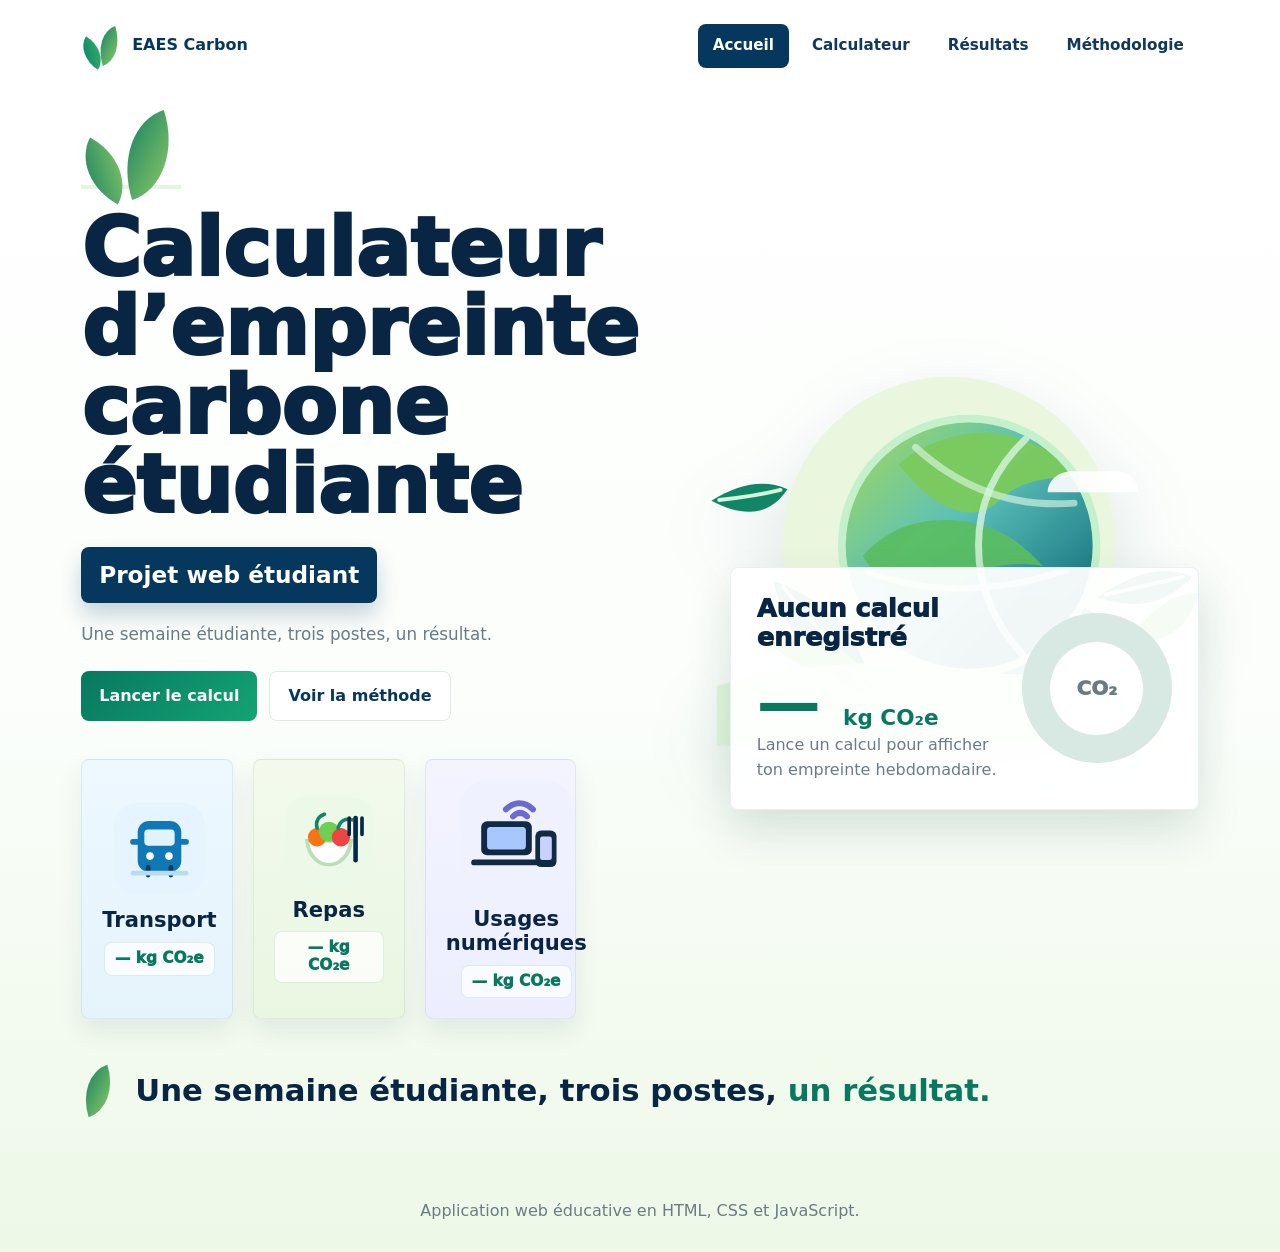
<file: index.html>
<!DOCTYPE html>
<html lang="fr">
<head>
    <meta charset="UTF-8">
    <meta name="viewport" content="width=device-width, initial-scale=1.0">
    <title>Calculateur d’empreinte carbone étudiante</title>
    <link rel="stylesheet" href="styles/style.css">
    <script src="js/script.js" defer></script>
</head>
<body>
    <header class="site-header landing-header">
        <nav class="top-nav" aria-label="Navigation principale">
            <a class="brand" href="index.html" aria-label="Accueil">
                <span class="brand-leaf" aria-hidden="true"></span>
                <span>EAES Carbon</span>
            </a>
            <div class="main-nav">
                <a class="nav-link nav-link-active" href="index.html">Accueil</a>
                <a class="nav-link" href="pages/calculateur.html">Calculateur</a>
                <a class="nav-link" href="pages/resultats.html">Résultats</a>
                <a class="nav-link" href="pages/methodologie.html">Méthodologie</a>
            </div>
        </nav>

        <section class="landing-hero">
            <div class="hero-content">
                <div class="leaf-mark" aria-hidden="true"></div>
                <h1>Calculateur d’empreinte carbone étudiante</h1>
                <p class="project-badge">Projet web étudiant</p>
                <p class="hero-text">
                    Une semaine étudiante, trois postes, un résultat.
                </p>
                <div class="hero-actions">
                    <a class="button button-primary" href="pages/calculateur.html">Lancer le calcul</a>
                    <a class="button button-secondary" href="pages/methodologie.html">Voir la méthode</a>
                </div>

                <div class="category-preview" aria-label="Catégories prises en compte">
                    <article class="category-card">
                        <img src="assets/icon-transport.svg" alt="" aria-hidden="true">
                        <h2>Transport</h2>
                        <p class="category-value" id="home-transport-value">— kg CO₂e</p>
                    </article>
                    <article class="category-card">
                        <img src="assets/icon-meal.svg" alt="" aria-hidden="true">
                        <h2>Repas</h2>
                        <p class="category-value" id="home-meals-value">— kg CO₂e</p>
                    </article>
                    <article class="category-card">
                        <img src="assets/icon-digital.svg" alt="" aria-hidden="true">
                        <h2>Usages numériques</h2>
                        <p class="category-value" id="home-digital-value">— kg CO₂e</p>
                    </article>
                </div>
            </div>

            <div class="hero-planet-stage" aria-hidden="true">
                <img class="planet-illustration" src="assets/hero-planet.svg" alt="">
                <div class="hero-result-card" id="home-dashboard">
                    <div>
                        <p id="home-dashboard-title">Votre empreinte hebdomadaire</p>
                        <strong id="home-dashboard-total">— <span>kg CO₂e</span></strong>
                        <small id="home-dashboard-status">Lance un calcul pour afficher ton empreinte hebdomadaire.</small>
                    </div>
                    <div class="preview-donut preview-donut-empty" id="home-dashboard-donut" aria-label="Répartition du dernier calcul">
                        <span id="home-dashboard-donut-label">CO₂</span>
                    </div>
                </div>
            </div>
        </section>
    </header>

    <main class="page-shell landing-main">
        <section class="tagline-strip">
            <span class="tagline-leaf" aria-hidden="true"></span>
            <p>Une semaine étudiante, trois postes, <strong>un résultat.</strong></p>
        </section>
    </main>

    <footer class="site-footer">
        <p>Application web éducative en HTML, CSS et JavaScript.</p>
    </footer>
</body>
</html>
</file>
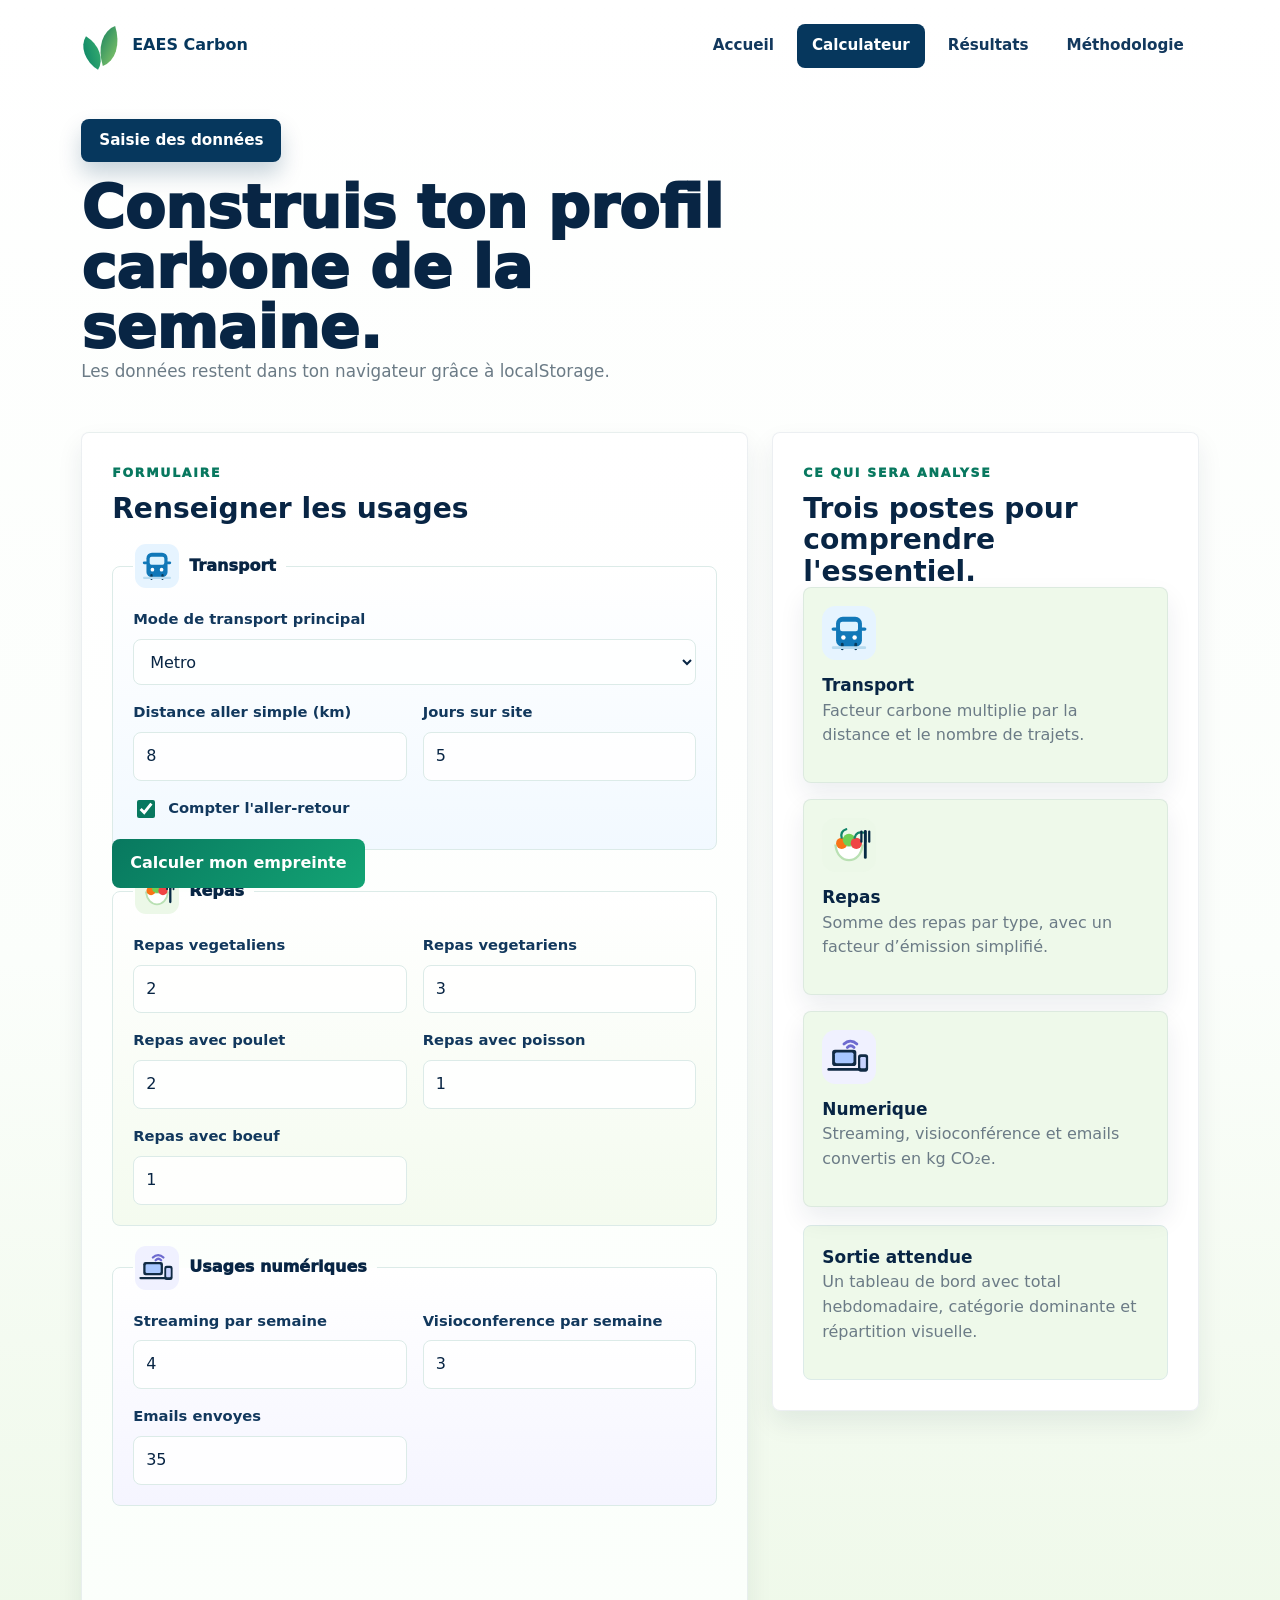
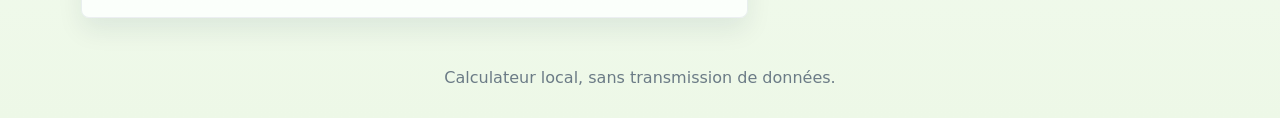
<file: pages/calculateur.html>
<!DOCTYPE html>
<html lang="fr">
<head>
    <meta charset="UTF-8">
    <meta name="viewport" content="width=device-width, initial-scale=1.0">
    <title>Calculateur carbone hebdomadaire</title>
    <link rel="stylesheet" href="../styles/style.css">
    <script src="../js/script.js" defer></script>
</head>
<body>
    <header class="site-header site-header-compact">
        <nav class="top-nav" aria-label="Navigation principale">
            <a class="brand" href="../index.html" aria-label="Accueil">
                <span class="brand-leaf" aria-hidden="true"></span>
                <span>EAES Carbon</span>
            </a>
            <div class="main-nav">
                <a class="nav-link" href="../index.html">Accueil</a>
                <a class="nav-link nav-link-active" href="calculateur.html">Calculateur</a>
                <a class="nav-link" href="resultats.html">Résultats</a>
                <a class="nav-link" href="methodologie.html">Méthodologie</a>
            </div>
        </nav>
        <div class="page-title">
            <p class="project-badge small-badge">Saisie des données</p>
            <h1>Construis ton profil carbone de la semaine.</h1>
            <p class="lead">Les données restent dans ton navigateur grâce à localStorage.</p>
        </div>
    </header>

    <main class="page-shell">
        <div class="calculator-grid">
            <section class="panel form-panel">
                <div class="section-heading compact-heading">
                    <p class="eyebrow">Formulaire</p>
                    <h2>Renseigner les usages</h2>
                </div>

                <form id="carbon-form">
                    <fieldset class="fieldset-block category-transport">
                        <legend><img class="legend-img" src="../assets/icon-transport.svg" alt="" aria-hidden="true">Transport</legend>
                        <div class="field-grid">
                            <div class="field-control field-control-wide">
                                <label for="transport-mode">Mode de transport principal</label>
                                <select id="transport-mode" name="transport-mode">
                                    <option value="walk">A pied</option>
                                    <option value="bike">Velo</option>
                                    <option value="metro">Metro</option>
                                    <option value="bus">Bus thermique</option>
                                    <option value="tgv">TGV / train</option>
                                    <option value="electric-car">Voiture electrique</option>
                                    <option value="thermal-car">Voiture thermique</option>
                                    <option value="carpool">Covoiturage</option>
                                </select>
                            </div>

                            <div class="field-control">
                                <label for="distance-km">Distance aller simple (km)</label>
                                <input id="distance-km" name="distance-km" type="number" min="0" step="0.1" value="8">
                            </div>

                            <div class="field-control">
                                <label for="days-per-week">Jours sur site</label>
                                <input id="days-per-week" name="days-per-week" type="number" min="0" max="7" step="1" value="5">
                            </div>
                        </div>

                        <label class="checkbox-row" for="round-trip">
                            <input id="round-trip" name="round-trip" type="checkbox" checked>
                            <span>Compter l'aller-retour</span>
                        </label>
                    </fieldset>

                    <fieldset class="fieldset-block category-meals">
                        <legend><img class="legend-img" src="../assets/icon-meal.svg" alt="" aria-hidden="true">Repas</legend>
                        <div class="field-grid">
                            <div class="field-control">
                                <label for="meal-vegan">Repas vegetaliens</label>
                                <input id="meal-vegan" type="number" min="0" step="1" value="2">
                            </div>
                            <div class="field-control">
                                <label for="meal-vegetarian">Repas vegetariens</label>
                                <input id="meal-vegetarian" type="number" min="0" step="1" value="3">
                            </div>
                            <div class="field-control">
                                <label for="meal-chicken">Repas avec poulet</label>
                                <input id="meal-chicken" type="number" min="0" step="1" value="2">
                            </div>
                            <div class="field-control">
                                <label for="meal-fish">Repas avec poisson</label>
                                <input id="meal-fish" type="number" min="0" step="1" value="1">
                            </div>
                            <div class="field-control">
                                <label for="meal-beef">Repas avec boeuf</label>
                                <input id="meal-beef" type="number" min="0" step="1" value="1">
                            </div>
                        </div>
                    </fieldset>

                    <fieldset class="fieldset-block category-digital">
                        <legend><img class="legend-img" src="../assets/icon-digital.svg" alt="" aria-hidden="true">Usages numériques</legend>
                        <div class="field-grid">
                            <div class="field-control">
                                <label for="streaming-hours">Streaming par semaine</label>
                                <input id="streaming-hours" type="number" min="0" step="0.5" value="4">
                            </div>
                            <div class="field-control">
                                <label for="visio-hours">Visioconference par semaine</label>
                                <input id="visio-hours" type="number" min="0" step="0.5" value="3">
                            </div>
                            <div class="field-control">
                                <label for="emails-sent">Emails envoyes</label>
                                <input id="emails-sent" type="number" min="0" step="1" value="35">
                            </div>
                        </div>
                    </fieldset>

                    <div class="form-actions sticky-actions">
                        <button class="button button-primary" type="submit">Calculer mon empreinte</button>
                    </div>
                </form>
            </section>

            <aside class="panel prep-panel" aria-label="Resume du calcul">
                <p class="eyebrow">Ce qui sera analyse</p>
                <h2>Trois postes pour comprendre l'essentiel.</h2>
                <div class="prep-steps">
                    <article class="prep-card">
                        <img class="card-img" src="../assets/icon-transport.svg" alt="" aria-hidden="true">
                        <h3>Transport</h3>
                        <p>Facteur carbone multiplie par la distance et le nombre de trajets.</p>
                    </article>
                    <article class="prep-card">
                        <img class="card-img" src="../assets/icon-meal.svg" alt="" aria-hidden="true">
                        <h3>Repas</h3>
                        <p>Somme des repas par type, avec un facteur d’émission simplifié.</p>
                    </article>
                    <article class="prep-card">
                        <img class="card-img" src="../assets/icon-digital.svg" alt="" aria-hidden="true">
                        <h3>Numerique</h3>
                        <p>Streaming, visioconférence et emails convertis en kg CO₂e.</p>
                    </article>
                </div>
                <div class="note-box">
                    <h3>Sortie attendue</h3>
                    <p>Un tableau de bord avec total hebdomadaire, catégorie dominante et répartition visuelle.</p>
                </div>
            </aside>
        </div>
    </main>

    <footer class="site-footer">
        <p>Calculateur local, sans transmission de données.</p>
    </footer>
</body>
</html>
</file>
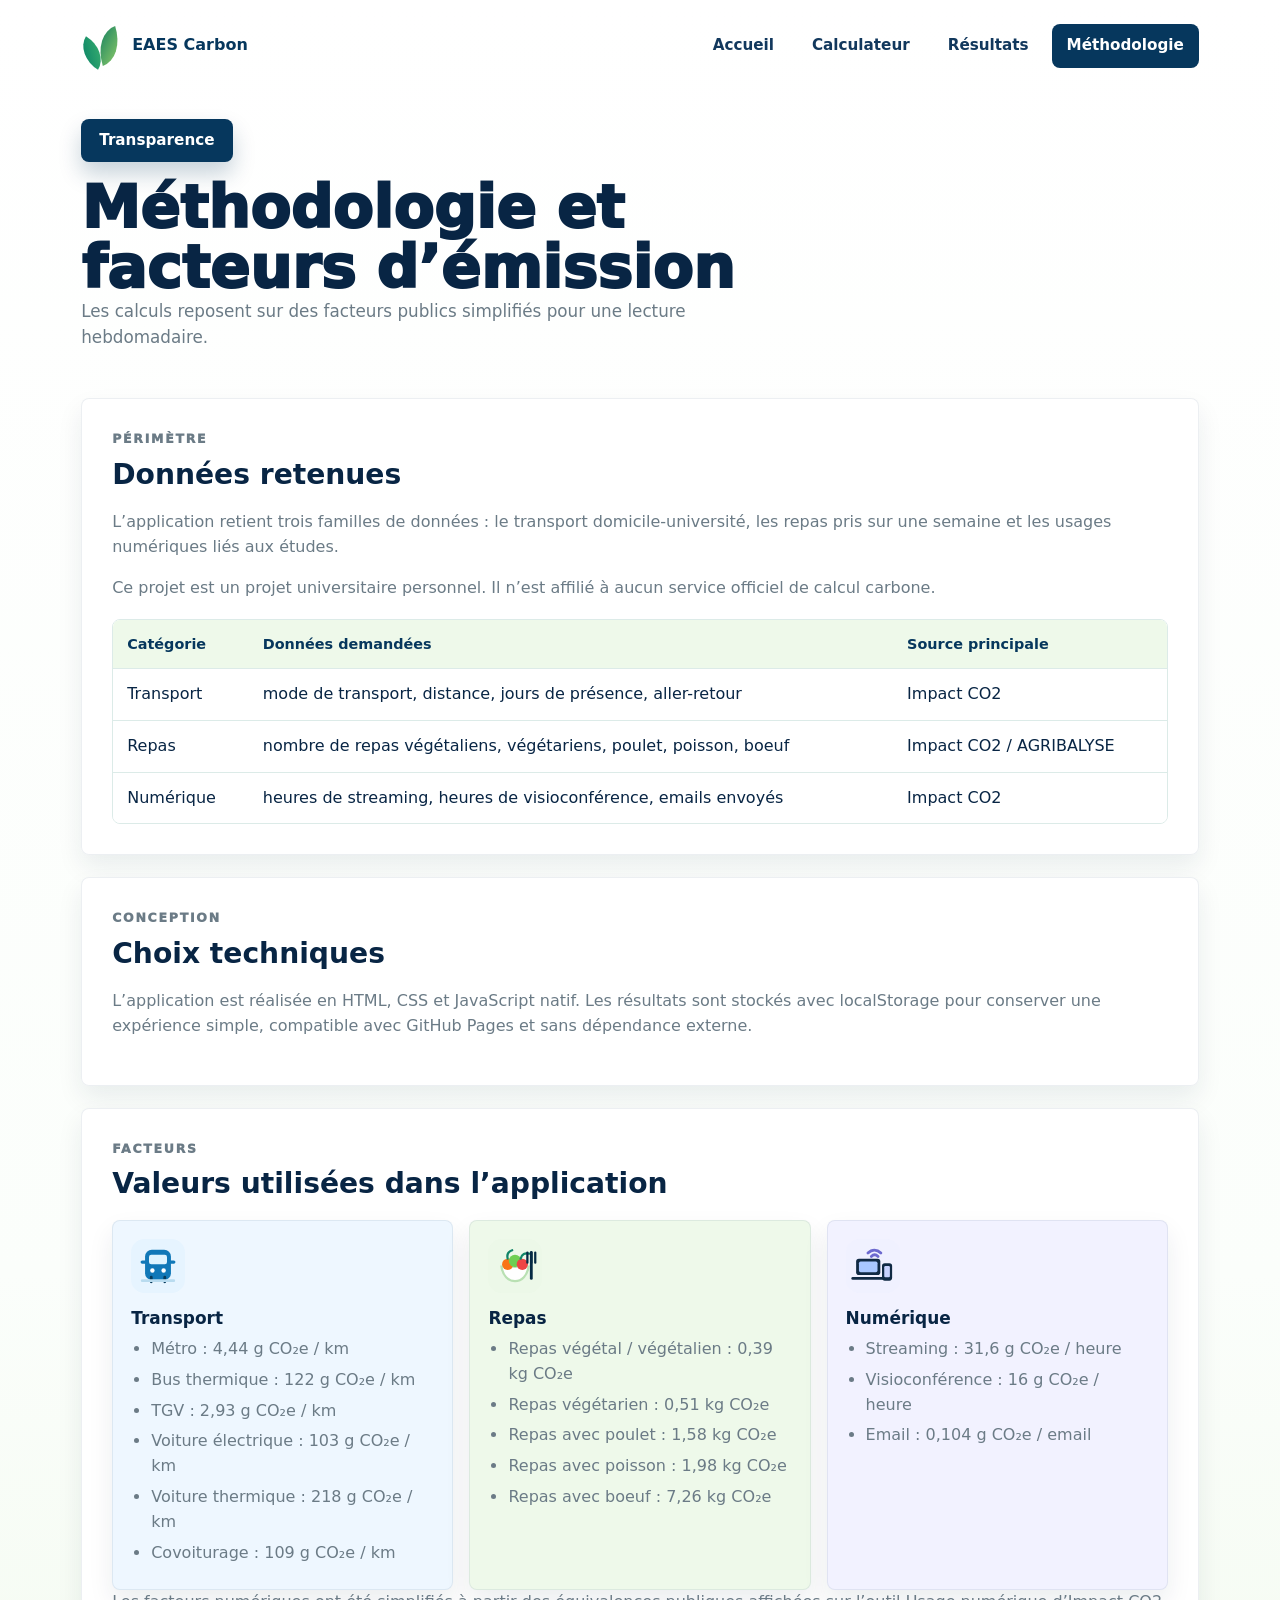
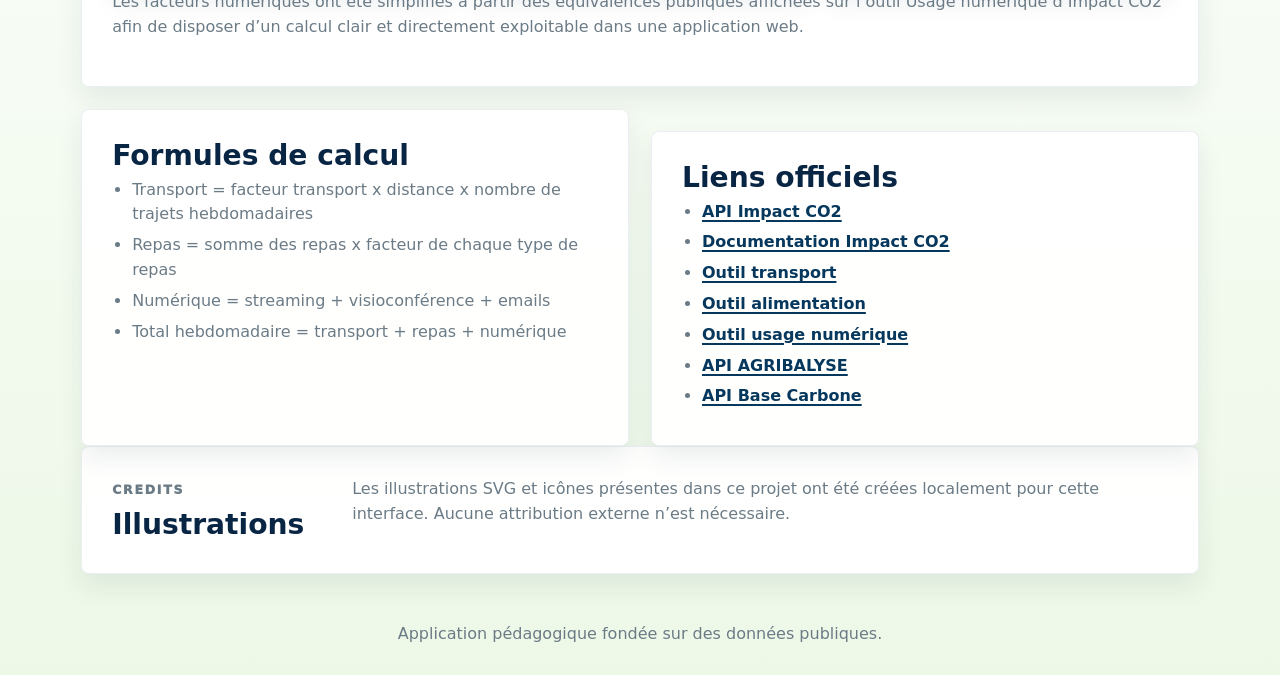
<file: pages/methodologie.html>
<!DOCTYPE html>
<html lang="fr">
<head>
    <meta charset="UTF-8">
    <meta name="viewport" content="width=device-width, initial-scale=1.0">
    <title>Méthodologie du calculateur carbone</title>
    <link rel="stylesheet" href="../styles/style.css">
</head>
<body>
    <header class="site-header site-header-compact">
        <nav class="top-nav" aria-label="Navigation principale">
            <a class="brand" href="../index.html" aria-label="Accueil">
                <span class="brand-leaf" aria-hidden="true"></span>
                <span>EAES Carbon</span>
            </a>
            <div class="main-nav">
                <a class="nav-link" href="../index.html">Accueil</a>
                <a class="nav-link" href="calculateur.html">Calculateur</a>
                <a class="nav-link" href="resultats.html">Résultats</a>
                <a class="nav-link nav-link-active" href="methodologie.html">Méthodologie</a>
            </div>
        </nav>
        <div class="page-title">
            <p class="project-badge small-badge">Transparence</p>
            <h1>Méthodologie et facteurs d’émission</h1>
            <p class="lead">Les calculs reposent sur des facteurs publics simplifiés pour une lecture hebdomadaire.</p>
        </div>
    </header>

    <main class="page-shell methodology-layout">
        <section class="panel content-panel">
            <div class="section-heading compact-heading">
                <p class="eyebrow">Périmètre</p>
                <h2>Données retenues</h2>
            </div>
            <p>
                L’application retient trois familles de données : le transport domicile-université,
                les repas pris sur une semaine et les usages numériques liés aux études.
            </p>
            <p>
                Ce projet est un projet universitaire personnel. Il n’est affilié à aucun service
                officiel de calcul carbone.
            </p>
            <div class="table-wrap">
                <table>
                    <thead>
                        <tr>
                            <th>Catégorie</th>
                            <th>Données demandées</th>
                            <th>Source principale</th>
                        </tr>
                    </thead>
                    <tbody>
                        <tr>
                            <td>Transport</td>
                            <td>mode de transport, distance, jours de présence, aller-retour</td>
                            <td>Impact CO2</td>
                        </tr>
                        <tr>
                            <td>Repas</td>
                            <td>nombre de repas végétaliens, végétariens, poulet, poisson, boeuf</td>
                            <td>Impact CO2 / AGRIBALYSE</td>
                        </tr>
                        <tr>
                            <td>Numérique</td>
                            <td>heures de streaming, heures de visioconférence, emails envoyés</td>
                            <td>Impact CO2</td>
                        </tr>
                    </tbody>
                </table>
            </div>
        </section>

        <section class="panel content-panel">
            <div class="section-heading compact-heading">
                <p class="eyebrow">Conception</p>
                <h2>Choix techniques</h2>
            </div>
            <p>
                L’application est réalisée en HTML, CSS et JavaScript natif. Les résultats sont
                stockés avec localStorage pour conserver une expérience simple, compatible avec
                GitHub Pages et sans dépendance externe.
            </p>
        </section>

        <section class="panel content-panel">
            <div class="section-heading compact-heading">
                <p class="eyebrow">Facteurs</p>
                <h2>Valeurs utilisées dans l’application</h2>
            </div>
            <div class="factor-grid">
                <article class="factor-card">
                    <img class="card-img" src="../assets/icon-transport.svg" alt="" aria-hidden="true">
                    <h3>Transport</h3>
                    <ul class="plain-list">
                        <li>Métro : 4,44 g CO₂e / km</li>
                        <li>Bus thermique : 122 g CO₂e / km</li>
                        <li>TGV : 2,93 g CO₂e / km</li>
                        <li>Voiture électrique : 103 g CO₂e / km</li>
                        <li>Voiture thermique : 218 g CO₂e / km</li>
                        <li>Covoiturage : 109 g CO₂e / km</li>
                    </ul>
                </article>
                <article class="factor-card">
                    <img class="card-img" src="../assets/icon-meal.svg" alt="" aria-hidden="true">
                    <h3>Repas</h3>
                    <ul class="plain-list">
                        <li>Repas végétal / végétalien : 0,39 kg CO₂e</li>
                        <li>Repas végétarien : 0,51 kg CO₂e</li>
                        <li>Repas avec poulet : 1,58 kg CO₂e</li>
                        <li>Repas avec poisson : 1,98 kg CO₂e</li>
                        <li>Repas avec boeuf : 7,26 kg CO₂e</li>
                    </ul>
                </article>
                <article class="factor-card">
                    <img class="card-img" src="../assets/icon-digital.svg" alt="" aria-hidden="true">
                    <h3>Numérique</h3>
                    <ul class="plain-list">
                        <li>Streaming : 31,6 g CO₂e / heure</li>
                        <li>Visioconférence : 16 g CO₂e / heure</li>
                        <li>Email : 0,104 g CO₂e / email</li>
                    </ul>
                </article>
            </div>
            <p class="muted-note">
                Les facteurs numériques ont été simplifiés à partir des équivalences publiques
                affichées sur l’outil Usage numérique d’Impact CO2 afin de disposer d’un calcul
                clair et directement exploitable dans une application web.
            </p>
        </section>

        <section class="two-column-section">
            <article class="panel content-panel">
                <h2>Formules de calcul</h2>
                <ul class="plain-list formula-list">
                    <li>Transport = facteur transport x distance x nombre de trajets hebdomadaires</li>
                    <li>Repas = somme des repas x facteur de chaque type de repas</li>
                    <li>Numérique = streaming + visioconférence + emails</li>
                    <li>Total hebdomadaire = transport + repas + numérique</li>
                </ul>
            </article>

            <article class="panel content-panel">
                <h2>Liens officiels</h2>
                <ul class="link-list">
                    <li><a href="https://www.data.gouv.fr/dataservices/api-impact-co2/">API Impact CO2</a></li>
                    <li><a href="https://impactco2.fr/doc/api">Documentation Impact CO2</a></li>
                    <li><a href="https://impactco2.fr/outils/transport">Outil transport</a></li>
                    <li><a href="https://impactco2.fr/outils/alimentation">Outil alimentation</a></li>
                    <li><a href="https://impactco2.fr/outils/usagenumerique">Outil usage numérique</a></li>
                    <li><a href="https://www.data.gouv.fr/dataservices/api-impacts-environnementaux-agribalyse-r">API AGRIBALYSE</a></li>
                    <li><a href="https://www.data.gouv.fr/dataservices/api-base-carbone">API Base Carbone</a></li>
                </ul>
            </article>
        </section>

        <section class="panel content-panel credits-panel">
            <div>
                <p class="eyebrow">Credits</p>
                <h2>Illustrations</h2>
            </div>
            <p>
                Les illustrations SVG et icônes présentes dans ce projet ont été créées localement
                pour cette interface. Aucune attribution externe n’est nécessaire.
            </p>
        </section>
    </main>

    <footer class="site-footer">
        <p>Application pédagogique fondée sur des données publiques.</p>
    </footer>
</body>
</html>
</file>
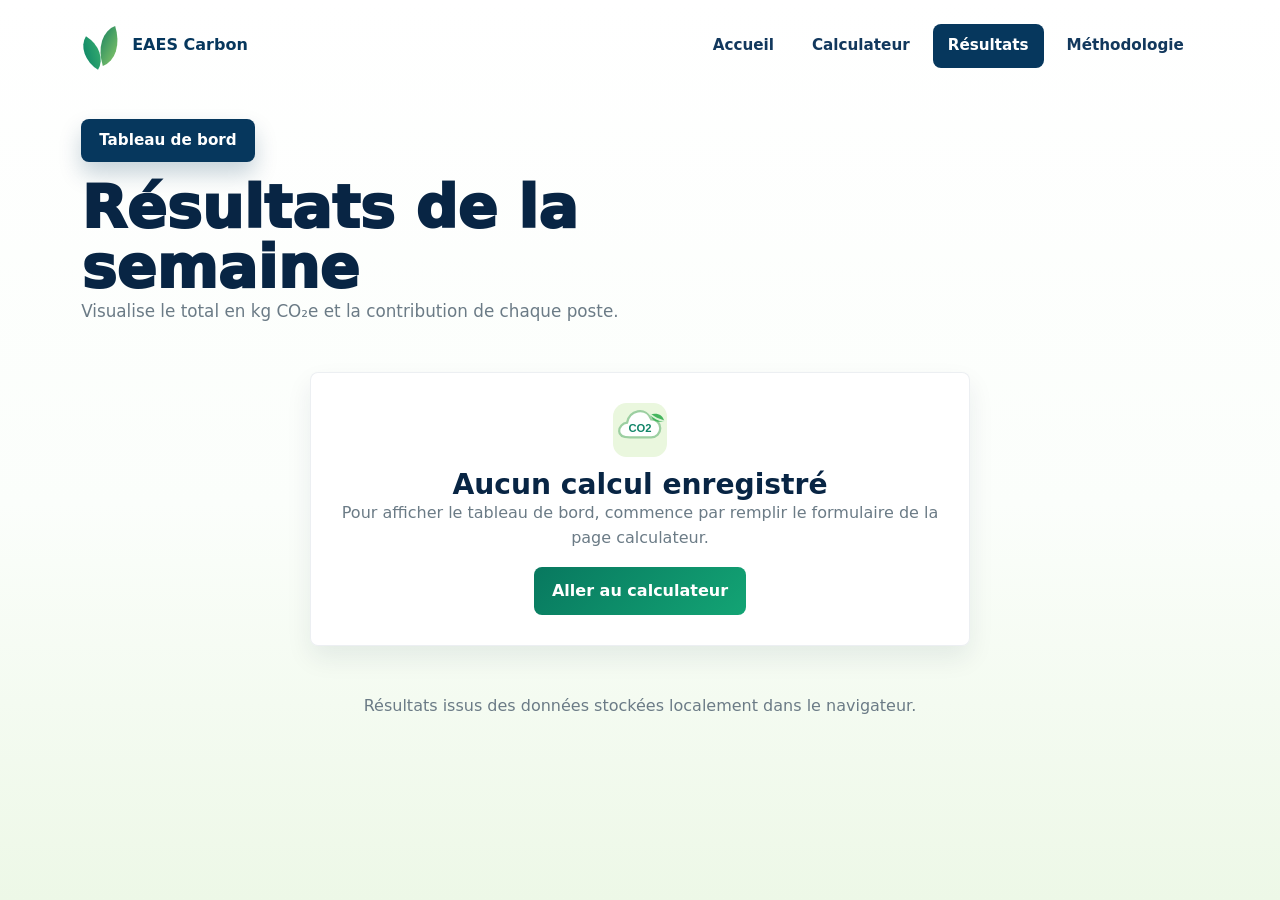
<file: pages/resultats.html>
<!DOCTYPE html>
<html lang="fr">
<head>
    <meta charset="UTF-8">
    <meta name="viewport" content="width=device-width, initial-scale=1.0">
    <title>Résultats carbone hebdomadaires</title>
    <link rel="stylesheet" href="../styles/style.css">
    <script src="../js/script.js" defer></script>
</head>
<body>
    <header class="site-header site-header-compact">
        <nav class="top-nav" aria-label="Navigation principale">
            <a class="brand" href="../index.html" aria-label="Accueil">
                <span class="brand-leaf" aria-hidden="true"></span>
                <span>EAES Carbon</span>
            </a>
            <div class="main-nav">
                <a class="nav-link" href="../index.html">Accueil</a>
                <a class="nav-link" href="calculateur.html">Calculateur</a>
                <a class="nav-link nav-link-active" href="resultats.html">Résultats</a>
                <a class="nav-link" href="methodologie.html">Méthodologie</a>
            </div>
        </nav>
        <div class="page-title">
            <p class="project-badge small-badge">Tableau de bord</p>
            <h1>Résultats de la semaine</h1>
            <p class="lead">Visualise le total en kg CO₂e et la contribution de chaque poste.</p>
        </div>
    </header>

    <main class="page-shell">
        <section id="empty-state" class="panel content-panel empty-state hidden-state">
            <img class="empty-img" src="../assets/icon-co2.svg" alt="" aria-hidden="true">
                <h2>Aucun calcul enregistré</h2>
            <p>
                Pour afficher le tableau de bord, commence par remplir le formulaire de la page
                calculateur.
            </p>
            <a class="button button-primary" href="calculateur.html">Aller au calculateur</a>
        </section>

        <section id="results-content" class="results-layout hidden-state">
            <div class="panel summary-panel dashboard-card">
                <p class="eyebrow">Empreinte carbone hebdomadaire</p>
                <div class="result-highlight">
                    <p>Votre empreinte hebdomadaire</p>
                    <strong id="total-value">0,00 kg CO₂e</strong>
                    <span>sur une semaine universitaire</span>
                </div>

                <div class="result-cards">
                    <article class="mini-result transport-result">
                        <img class="card-img" src="../assets/icon-transport.svg" alt="" aria-hidden="true">
                        <h3>Transport</h3>
                        <p id="transport-value">0,00 kg CO₂e</p>
                    </article>
                    <article class="mini-result meals-result">
                        <img class="card-img" src="../assets/icon-meal.svg" alt="" aria-hidden="true">
                        <h3>Repas</h3>
                        <p id="meals-value">0,00 kg CO₂e</p>
                    </article>
                    <article class="mini-result digital-result">
                        <img class="card-img" src="../assets/icon-digital.svg" alt="" aria-hidden="true">
                        <h3>Numerique</h3>
                        <p id="digital-value">0,00 kg CO₂e</p>
                    </article>
                </div>

                <div class="advice-box">
                    <h3>Lecture rapide</h3>
                    <p id="main-advice">Le conseil principal apparait ici apres calcul.</p>
                </div>
            </div>

            <div class="panel chart-panel dashboard-card">
                <div class="section-heading compact-heading">
                    <p class="eyebrow">Repartition</p>
                    <h2>Contribution par catégorie</h2>
                </div>
                <div class="chart-wrap chart-wrap-large">
                    <div id="result-chart" class="bar-chart" aria-label="Graphique de répartition carbone"></div>
                </div>
            </div>

            <div class="panel recap-panel">
                <div class="section-heading compact-heading">
                    <p class="eyebrow">Données saisies</p>
                    <h2>Récapitulatif</h2>
                </div>
                <div class="recap-grid">
                    <article class="recap-card">
                        <h3>Transport</h3>
                        <ul class="plain-list" id="transport-recap"></ul>
                    </article>
                    <article class="recap-card">
                        <h3>Repas</h3>
                        <ul class="plain-list" id="meals-recap"></ul>
                    </article>
                    <article class="recap-card">
                        <h3>Numérique</h3>
                        <ul class="plain-list" id="digital-recap"></ul>
                    </article>
                </div>
            </div>

            <div class="panel content-panel insight-panel">
                <p class="eyebrow">Interpretation</p>
                <h2>Une estimation pédagogique pour comparer ses habitudes.</h2>
                <p>
                    Le calcul sert surtout a identifier le poste dominant de la semaine. Les valeurs
                    sont volontairement simplifiees pour obtenir une lecture rapide et actionnable.
                </p>
                <div class="hero-actions">
                    <a class="button button-secondary" href="calculateur.html">Modifier mes données</a>
                </div>
            </div>
        </section>
    </main>

    <footer class="site-footer">
        <p>Résultats issus des données stockées localement dans le navigateur.</p>
    </footer>
</body>
</html>
</file>
<file: styles/style.css>
:root {
    --page: #fbfefb;
    --page-green: #edf8e7;
    --surface: #ffffff;
    --surface-blue: #eef7ff;
    --surface-green: #eef9ea;
    --surface-violet: #f2f2ff;
    --ink: #082544;
    --ink-soft: #12385d;
    --muted: #6b7b86;
    --green-dark: #08785f;
    --green: #13a474;
    --green-light: #9bd36a;
    --blue: #1488b9;
    --blue-dark: #06375d;
    --amber: #f0a43a;
    --line: #dcebe8;
    --shadow: 0 22px 46px rgba(8, 60, 55, 0.13);
    --shadow-soft: 0 12px 26px rgba(8, 37, 68, 0.08);
    --radius: 8px;
    --radius-soft: 8px;
    --max-width: 1220px;
}

* {
    box-sizing: border-box;
}

html {
    scroll-behavior: smooth;
}

body {
    margin: 0;
    min-height: 100vh;
    color: var(--ink);
    background: linear-gradient(180deg, #ffffff 0%, #fbfefb 56%, var(--page-green) 100%);
    font-family: Inter, ui-sans-serif, system-ui, -apple-system, BlinkMacSystemFont, "Segoe UI", Arial, sans-serif;
    line-height: 1.55;
}

a {
    color: inherit;
}

img {
    display: block;
    max-width: 100%;
}

p {
    margin-top: 0;
}

.site-header,
.page-shell {
    width: min(var(--max-width), 100%);
    margin: 0 auto;
    padding-inline: clamp(16px, 4vw, 52px);
}

.site-header {
    padding-top: 24px;
    padding-bottom: 18px;
}

.site-header-compact {
    padding-bottom: 10px;
}

.landing-header {
    min-height: min(860px, 100vh);
}

.top-nav {
    display: flex;
    align-items: center;
    justify-content: space-between;
    gap: 22px;
    margin-bottom: clamp(24px, 4vw, 52px);
}

.brand {
    display: inline-flex;
    align-items: center;
    gap: 11px;
    color: var(--blue-dark);
    font-weight: 900;
    text-decoration: none;
    white-space: nowrap;
}

.brand-leaf,
.leaf-mark,
.tagline-leaf {
    position: relative;
    display: inline-block;
    flex: 0 0 auto;
}

.brand-leaf {
    width: 40px;
    height: 34px;
}

.brand-leaf::before,
.brand-leaf::after,
.leaf-mark::before,
.leaf-mark::after,
.tagline-leaf::before {
    content: "";
    position: absolute;
    border-radius: 100% 0 100% 0;
    background: linear-gradient(135deg, var(--green-dark), var(--green-light));
    transform: rotate(-18deg);
}

.brand-leaf::before {
    width: 24px;
    height: 34px;
    left: 16px;
    top: 0;
}

.brand-leaf::after {
    width: 22px;
    height: 28px;
    left: 0;
    top: 10px;
    background: linear-gradient(135deg, #007965, #44b971);
    transform: rotate(-58deg);
}

.main-nav {
    display: flex;
    flex-wrap: wrap;
    justify-content: flex-end;
    gap: 8px;
}

.nav-link {
    min-height: 40px;
    display: inline-flex;
    align-items: center;
    justify-content: center;
    padding: 9px 14px;
    border: 1px solid transparent;
    border-radius: 8px;
    color: var(--ink-soft);
    text-decoration: none;
    font-size: 0.95rem;
    font-weight: 800;
    transition: background 160ms ease, color 160ms ease, transform 160ms ease;
}

.nav-link:hover {
    transform: translateY(-1px);
    background: var(--surface-green);
}

.nav-link-active {
    color: #ffffff;
    background: var(--blue-dark);
}

.landing-hero {
    display: grid;
    grid-template-columns: minmax(0, 0.94fr) minmax(390px, 1.06fr);
    align-items: center;
    gap: clamp(24px, 5vw, 64px);
}

.hero-content {
    min-width: 0;
}

.leaf-mark {
    width: 100px;
    height: 70px;
    margin-bottom: 12px;
}

.leaf-mark::before {
    width: 58px;
    height: 76px;
    left: 38px;
    top: -2px;
}

.leaf-mark::after {
    width: 46px;
    height: 56px;
    left: 0;
    top: 24px;
    transform: rotate(-62deg);
}

.leaf-mark {
    border-bottom: 4px solid #e6f4e2;
}

h1,
h2,
h3,
legend {
    margin: 0;
    color: var(--ink);
    letter-spacing: 0;
}

.landing-hero h1 {
    max-width: 13ch;
    font-size: clamp(3rem, 6.3vw, 6.4rem);
    line-height: 0.98;
    font-weight: 950;
}

.page-title h1 {
    max-width: 18ch;
    font-size: clamp(2.15rem, 4.6vw, 4.2rem);
    line-height: 1.02;
    font-weight: 950;
}

h2 {
    font-size: clamp(1.35rem, 2.2vw, 2.1rem);
    line-height: 1.12;
}

h3 {
    font-size: 1.06rem;
}

.project-badge {
    display: inline-flex;
    align-items: center;
    justify-content: center;
    margin: 22px 0 18px;
    padding: 10px 18px;
    border-radius: 8px;
    color: #ffffff;
    background: var(--blue-dark);
    box-shadow: 0 12px 22px rgba(6, 55, 93, 0.22);
    font-size: clamp(1.05rem, 2vw, 1.45rem);
    font-weight: 900;
}

.small-badge {
    margin: 0 0 16px;
    font-size: 0.95rem;
}

.hero-text,
.lead {
    max-width: 62ch;
    color: var(--muted);
    font-size: 1.05rem;
}

.hero-actions,
.form-actions {
    display: flex;
    flex-wrap: wrap;
    gap: 12px;
    margin-top: 24px;
}

.button {
    display: inline-flex;
    align-items: center;
    justify-content: center;
    min-height: 48px;
    padding: 12px 18px;
    border: 0;
    border-radius: 8px;
    cursor: pointer;
    font: inherit;
    font-weight: 900;
    text-decoration: none;
    transition: transform 160ms ease, box-shadow 160ms ease, background 160ms ease;
}

.button:hover {
    transform: translateY(-2px);
    box-shadow: var(--shadow-soft);
}

.button-primary {
    color: #ffffff;
    background: linear-gradient(135deg, var(--green-dark), var(--green));
}

.button-secondary {
    color: var(--blue-dark);
    background: #ffffff;
    border: 1px solid var(--line);
}

.category-preview {
    display: grid;
    grid-template-columns: repeat(3, minmax(0, 1fr));
    gap: 20px;
    margin-top: 38px;
}

.category-card,
.panel,
.info-card,
.feature-card,
.factor-card,
.step-card,
.prep-card,
.recap-card,
.mini-result,
.hero-result-card {
    border: 1px solid rgba(18, 56, 93, 0.08);
    border-radius: var(--radius);
    background: rgba(255, 255, 255, 0.94);
    box-shadow: var(--shadow-soft);
}

.category-card {
    min-height: 210px;
    display: grid;
    align-content: center;
    justify-items: center;
    gap: 14px;
    padding: 20px;
    text-align: center;
}

.category-card:nth-child(1) {
    background: linear-gradient(180deg, #edf8ff, #e5f3fb);
}

.category-card:nth-child(2) {
    background: linear-gradient(180deg, #f3faed, #e9f6e1);
}

.category-card:nth-child(3) {
    background: linear-gradient(180deg, #f4f4ff, #eceeff);
}

.category-card img {
    width: min(120px, 80%);
}

.category-card h2 {
    color: var(--ink);
    font-size: 1.32rem;
}

.category-value {
    margin: -4px 0 0;
    padding: 7px 10px;
    border: 1px solid rgba(8, 120, 95, 0.12);
    border-radius: 8px;
    color: var(--green-dark);
    background: rgba(255, 255, 255, 0.72);
    font-size: 0.96rem;
    font-weight: 950;
    line-height: 1.15;
}

.hero-planet-stage {
    position: relative;
    min-height: 570px;
    display: grid;
    align-items: center;
}

.planet-illustration {
    width: min(700px, 100%);
    margin-left: auto;
    filter: drop-shadow(0 28px 36px rgba(8, 60, 55, 0.12));
}

.hero-result-card {
    position: absolute;
    right: 0;
    bottom: 44px;
    width: min(480px, 84%);
    display: grid;
    grid-template-columns: 1fr 150px;
    gap: 24px;
    align-items: center;
    padding: 26px;
    box-shadow: var(--shadow);
}

.hero-result-card p {
    margin: 0 0 20px;
    color: var(--ink);
    font-size: clamp(1.2rem, 2vw, 1.7rem);
    font-weight: 950;
    line-height: 1.15;
}

.hero-result-card strong {
    display: block;
    color: var(--green-dark);
    font-size: clamp(3rem, 5vw, 4.8rem);
    line-height: 0.95;
}

.hero-result-card strong span {
    font-size: 1.35rem;
}

.hero-result-card small {
    color: var(--muted);
    font-size: 1rem;
}

.preview-donut {
    --transport: 178deg;
    --meals: 270deg;
    --digital: 360deg;
    position: relative;
    display: grid;
    place-items: center;
    width: 150px;
    aspect-ratio: 1;
    border-radius: 50%;
    background: conic-gradient(
        var(--green-dark) 0deg var(--transport),
        var(--green-light) var(--transport) var(--meals),
        var(--blue) var(--meals) var(--digital),
        #e5eef0 var(--digital) 360deg
    );
}

.preview-donut::after {
    content: "";
    position: absolute;
    width: 62%;
    aspect-ratio: 1;
    border-radius: 50%;
    background: #ffffff;
}

.preview-donut span {
    position: relative;
    z-index: 1;
    color: var(--green-dark);
    font-size: 1.25rem;
    font-weight: 950;
}

.preview-donut-empty {
    background: conic-gradient(#d8e8e3 0deg 360deg);
}

.preview-donut-empty span {
    color: var(--muted);
}

.landing-main {
    padding-top: 0;
}

.tagline-strip {
    display: flex;
    align-items: center;
    gap: 16px;
    padding: 18px 0 36px;
}

.tagline-leaf {
    width: 38px;
    height: 44px;
}

.tagline-leaf::before {
    width: 34px;
    height: 44px;
}

.tagline-strip p {
    margin: 0;
    color: var(--ink);
    font-size: clamp(1.25rem, 2.4vw, 2rem);
    font-weight: 800;
}

.tagline-strip strong {
    color: var(--green-dark);
}

.page-title {
    max-width: 780px;
    margin-bottom: 26px;
}

.page-shell {
    padding-top: 12px;
    padding-bottom: 48px;
}

.panel {
    padding: clamp(20px, 3vw, 30px);
}

.calculator-grid {
    display: grid;
    grid-template-columns: minmax(0, 1.22fr) minmax(300px, 0.78fr);
    gap: 24px;
    align-items: start;
}

.form-panel {
    background: linear-gradient(180deg, #ffffff, #fbfffb);
}

.section-heading {
    max-width: 620px;
}

.compact-heading {
    margin-bottom: 20px;
}

.eyebrow {
    margin: 0 0 10px;
    color: var(--green-dark);
    font-size: 0.78rem;
    font-weight: 950;
    letter-spacing: 0.14em;
    text-transform: uppercase;
}

.fieldset-block {
    margin: 0 0 20px;
    padding: 20px;
    border: 1px solid var(--line);
    border-radius: var(--radius);
    background: #ffffff;
}

.category-transport {
    background: linear-gradient(180deg, #ffffff, #f2f9ff);
}

.category-meals {
    background: linear-gradient(180deg, #ffffff, #f4fbef);
}

.category-digital {
    background: linear-gradient(180deg, #ffffff, #f5f5ff);
}

legend {
    display: inline-flex;
    align-items: center;
    gap: 10px;
    padding-right: 10px;
    color: var(--ink);
    font-weight: 950;
}

.legend-img {
    width: 44px;
    height: 44px;
}

.field-grid {
    display: grid;
    grid-template-columns: repeat(2, minmax(0, 1fr));
    gap: 16px;
}

.field-control-wide {
    grid-column: 1 / -1;
}

label {
    display: block;
    margin: 0 0 8px;
    color: var(--ink-soft);
    font-size: 0.92rem;
    font-weight: 850;
}

input,
select {
    width: 100%;
    min-height: 46px;
    padding: 11px 12px;
    border: 1px solid var(--line);
    border-radius: 8px;
    color: var(--ink);
    background: rgba(255, 255, 255, 0.88);
    font: inherit;
    outline: none;
    transition: border-color 160ms ease, box-shadow 160ms ease, background 160ms ease;
}

input:focus,
select:focus {
    border-color: var(--green);
    background: #ffffff;
    box-shadow: 0 0 0 4px rgba(19, 164, 116, 0.13);
}

.checkbox-row {
    display: flex;
    align-items: center;
    gap: 10px;
    margin-top: 16px;
}

.checkbox-row input {
    width: 18px;
    min-height: 18px;
    accent-color: var(--green-dark);
}

.sticky-actions {
    position: sticky;
    bottom: 12px;
    padding-top: 8px;
}

.prep-panel {
    position: sticky;
    top: 16px;
}

.prep-steps,
.recap-grid,
.intro-grid,
.feature-grid,
.factor-grid,
.step-list {
    display: grid;
    gap: 16px;
}

.prep-card,
.recap-card,
.factor-card {
    padding: 18px;
}

.prep-card,
.recap-card {
    background: var(--surface-green);
}

.card-img,
.empty-img {
    width: 54px;
    height: 54px;
    margin-bottom: 12px;
}

.note-box,
.advice-box {
    margin-top: 18px;
    padding: 18px;
    border: 1px solid var(--line);
    border-radius: var(--radius);
    background: var(--surface-green);
}

.results-layout {
    display: grid;
    grid-template-columns: minmax(0, 0.95fr) minmax(330px, 1.05fr);
    gap: 24px;
}

.dashboard-card {
    min-height: 100%;
}

.result-highlight {
    padding: 26px;
    border-radius: var(--radius);
    color: #ffffff;
    background: linear-gradient(135deg, var(--blue-dark), var(--green-dark));
    box-shadow: 0 20px 32px rgba(6, 55, 93, 0.18);
}

.result-highlight p,
.result-highlight span {
    margin: 0;
    color: rgba(255, 255, 255, 0.82);
    font-weight: 750;
}

.result-highlight strong {
    display: block;
    margin: 10px 0 6px;
    font-size: clamp(2.4rem, 4.8vw, 4.8rem);
    line-height: 0.95;
}

.result-cards {
    display: grid;
    grid-template-columns: repeat(3, minmax(0, 1fr));
    gap: 14px;
    margin-top: 18px;
}

.mini-result {
    padding: 16px;
}

.mini-result p {
    margin: 8px 0 0;
    color: var(--green-dark);
    font-weight: 950;
}

.transport-result {
    background: var(--surface-blue);
}

.meals-result {
    background: var(--surface-green);
}

.digital-result {
    background: var(--surface-violet);
}

.chart-wrap-large {
    min-height: 350px;
}

.chart-dashboard {
    display: grid;
    grid-template-columns: 210px minmax(0, 1fr);
    gap: 24px;
    align-items: center;
}

.donut-chart {
    --transport: 0deg;
    --meals: 0deg;
    --digital: 0deg;
    position: relative;
    display: grid;
    place-items: center;
    width: min(210px, 100%);
    aspect-ratio: 1;
    border-radius: 50%;
    background: conic-gradient(
        var(--green-dark) 0deg var(--transport),
        var(--green-light) var(--transport) var(--meals),
        var(--blue) var(--meals) var(--digital),
        #e5eef0 var(--digital) 360deg
    );
    box-shadow: var(--shadow-soft);
}

.donut-chart::after {
    content: "";
    position: absolute;
    width: 62%;
    aspect-ratio: 1;
    border-radius: 50%;
    background: #ffffff;
}

.donut-center {
    position: relative;
    z-index: 1;
    text-align: center;
}

.donut-center strong {
    display: block;
    color: var(--green-dark);
    font-size: 1.9rem;
    line-height: 1;
}

.donut-center span {
    color: var(--muted);
    font-size: 0.85rem;
    font-weight: 850;
}

.bar-chart {
    display: grid;
    gap: 16px;
}

.bar-row {
    display: grid;
    grid-template-columns: 96px minmax(0, 1fr) 104px;
    gap: 12px;
    align-items: center;
}

.bar-label,
.bar-value {
    font-weight: 900;
}

.bar-value {
    color: var(--muted);
    text-align: right;
}

.bar-track {
    overflow: hidden;
    height: 12px;
    border-radius: 8px;
    background: #e8f1f2;
}

.bar-fill {
    height: 100%;
    border-radius: inherit;
}

.bar-transport {
    background: var(--green-dark);
}

.bar-meals {
    background: var(--green-light);
}

.bar-digital {
    background: var(--blue);
}

.recap-panel,
.insight-panel {
    grid-column: 1 / -1;
}

.methodology-layout > .content-panel + .content-panel,
.content-panel + .content-panel {
    margin-top: 22px;
}

.factor-grid {
    grid-template-columns: repeat(3, minmax(0, 1fr));
}

.factor-card:nth-child(1) {
    background: var(--surface-blue);
}

.factor-card:nth-child(2) {
    background: var(--surface-green);
}

.factor-card:nth-child(3) {
    background: var(--surface-violet);
}

.two-column-section {
    display: grid;
    grid-template-columns: minmax(0, 1fr) minmax(0, 1fr);
    gap: 22px;
    margin-top: 22px;
}

.credits-panel {
    display: grid;
    grid-template-columns: 220px 1fr;
    gap: 20px;
    align-items: center;
}

.table-wrap {
    overflow-x: auto;
    margin-top: 18px;
    border: 1px solid var(--line);
    border-radius: var(--radius);
}

table {
    width: 100%;
    border-collapse: collapse;
    background: #ffffff;
}

th,
td {
    padding: 13px 14px;
    text-align: left;
    border-bottom: 1px solid var(--line);
    vertical-align: top;
}

th {
    color: var(--blue-dark);
    background: var(--surface-green);
    font-size: 0.9rem;
}

tr:last-child td {
    border-bottom: 0;
}

.plain-list,
.link-list {
    margin: 0;
    padding-left: 20px;
    color: var(--muted);
}

.plain-list li,
.link-list li {
    margin: 6px 0;
}

.link-list a {
    color: var(--blue-dark);
    font-weight: 850;
    text-decoration-thickness: 2px;
    text-underline-offset: 3px;
}

.muted-note,
.content-panel p,
.prep-card p,
.advice-box p,
.note-box p {
    color: var(--muted);
}

.hidden-state {
    display: none;
}

.empty-state {
    max-width: 660px;
    margin: 0 auto;
    text-align: center;
}

.empty-img {
    margin-inline: auto;
}

.site-footer {
    padding: 0 18px 28px;
    color: var(--muted);
    text-align: center;
}

.site-footer p {
    margin: 0;
}

@media (prefers-reduced-motion: no-preference) {
    .planet-illustration {
        animation: floatPlanet 7s ease-in-out infinite;
    }

    @keyframes floatPlanet {
        0%, 100% {
            transform: translateY(0);
        }
        50% {
            transform: translateY(-8px);
        }
    }
}

@media (max-width: 1020px) {
    .landing-header {
        min-height: auto;
    }

    .landing-hero,
    .calculator-grid,
    .results-layout,
    .two-column-section,
    .credits-panel {
        grid-template-columns: 1fr;
    }

    .hero-planet-stage {
        min-height: 520px;
    }

    .hero-result-card {
        right: 6%;
    }

    .prep-panel,
    .sticky-actions {
        position: static;
    }

    .factor-grid,
    .result-cards {
        grid-template-columns: 1fr;
    }
}

@media (max-width: 760px) {
    .top-nav {
        align-items: stretch;
        flex-direction: column;
        margin-bottom: 28px;
    }

    .main-nav {
        display: grid;
        grid-template-columns: repeat(2, minmax(0, 1fr));
        justify-content: stretch;
    }

    .nav-link {
        width: 100%;
    }

    .landing-hero h1,
    .page-title h1 {
        font-size: clamp(2.45rem, 12vw, 3.4rem);
    }

    .category-preview {
        grid-template-columns: 1fr;
    }

    .hero-planet-stage {
        min-height: 460px;
    }

    .planet-illustration {
        width: 100%;
    }

    .hero-result-card {
        position: relative;
        right: auto;
        bottom: auto;
        width: 100%;
        grid-template-columns: 1fr;
        margin-top: -44px;
    }

    .preview-donut,
    .donut-chart {
        margin-inline: auto;
    }

    .field-grid,
    .chart-dashboard {
        grid-template-columns: 1fr;
    }
}

@media (max-width: 540px) {
    .site-header,
    .page-shell {
        padding-inline: 14px;
    }

    .hero-actions,
    .form-actions {
        width: 100%;
    }

    .button {
        width: 100%;
    }

    .main-nav {
        grid-template-columns: 1fr;
    }

    .panel,
    .fieldset-block,
    .category-card,
    .hero-result-card,
    .prep-card,
    .factor-card,
    .recap-card,
    .mini-result {
        padding: 16px;
    }

    .bar-row {
        grid-template-columns: 1fr;
        gap: 8px;
    }

    .bar-value {
        text-align: left;
    }

    th,
    td {
        padding: 10px;
    }
}
</file>
